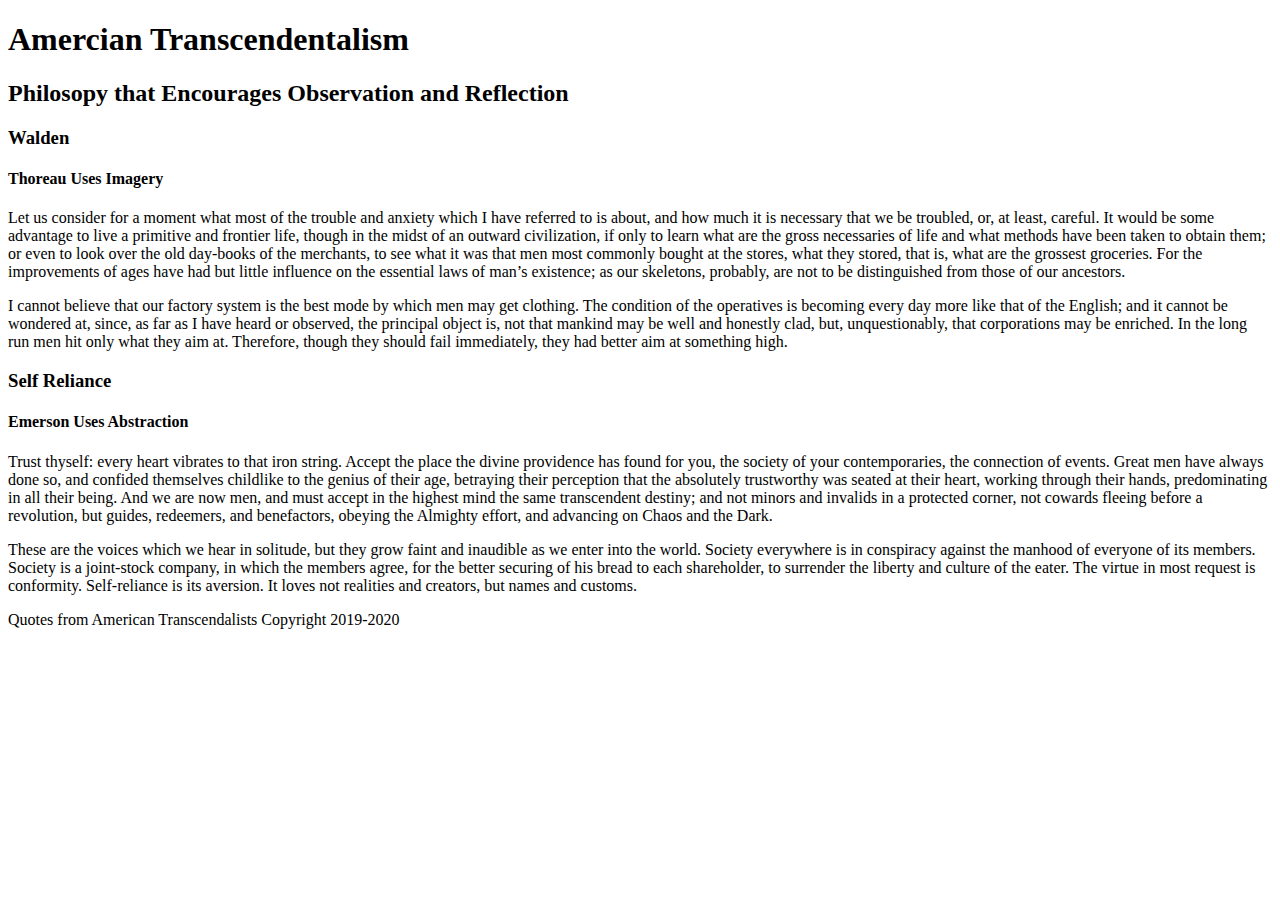
<file: 1-html-structure-semantics/index.html>
<!DOCTYPE html>
<html lang="en">
<head>
    <meta charset="UTF-8">
    <meta name="viewport" content="width=device-width, initial-scale=1.0">
    <meta http-equiv="X-UA-Compatible" content="ie=edge">
    <title>Quotes from American Transcendalists</title>
</head>
<body>
  <header>
      <h1>Amercian Transcendentalism</h1>
      <h2>Philosopy that Encourages Observation and Reflection</h2>
      <main>
          <section>
             <h3>Walden</h3> 
             <h4>Thoreau Uses Imagery</h4>
             <article>
                 <p>Let us consider for a moment what most of the trouble and anxiety which I have referred to is about, and how much it is necessary that we be troubled, or, at least, careful. It would be some advantage to live a primitive and frontier life, though in the midst of an outward civilization, if only to learn what are the gross necessaries of life and what methods have been taken to obtain them; or even to look over the old day-books of the merchants, to see what it was that men most commonly bought at the stores, what they stored, that is, what are the grossest groceries. For the improvements of ages have had but little influence on the essential laws of man’s existence; as our skeletons, probably, are not to be distinguished from those of our ancestors.</p>
             </article>
             <article>
                <p>I cannot believe that our factory system is the best mode by which men may get clothing. The condition of the operatives is becoming every day more like that of the English; and it cannot be wondered at, since, as far as I have heard or observed, the principal object is, not that mankind may be well and honestly clad, but, unquestionably, that corporations may be enriched. In the long run men hit only what they aim at. Therefore, though they should fail immediately, they had better aim at something high.</p> 
             </article>
          </section>
          <section>
              <h3>Self Reliance</h3>
              <h4>Emerson Uses Abstraction</h4>
              <article>
                  <p>Trust thyself: every heart vibrates to that iron string. Accept the place the divine providence has found for you, the society of your contemporaries, the connection of events. Great men have always done so, and confided themselves childlike to the genius of their age, betraying their perception that the absolutely trustworthy was seated at their heart, working through their hands, predominating in all their being. And we are now men, and must accept in the highest mind the same transcendent destiny; and not minors and invalids in a protected corner, not cowards fleeing before a revolution, but guides, redeemers, and benefactors, obeying the Almighty effort, and advancing on Chaos and the Dark.</p>
                  <article>
                      <p>These are the voices which we hear in solitude, but they grow faint and inaudible as we enter into the world. Society everywhere is in conspiracy against the manhood of everyone of its members. Society is a joint-stock company, in which the members agree, for the better securing of his bread to each shareholder, to surrender the liberty and culture of the eater. The virtue in most request is conformity. Self-reliance is its aversion. It loves not realities and creators, but names and customs.</p>
                  </article>
          </section>
      </main>
      <footer>
          <p>Quotes from American Transcendalists Copyright 2019-2020</p>
      </footer>
  </header>  
</body>
</html>
</file>
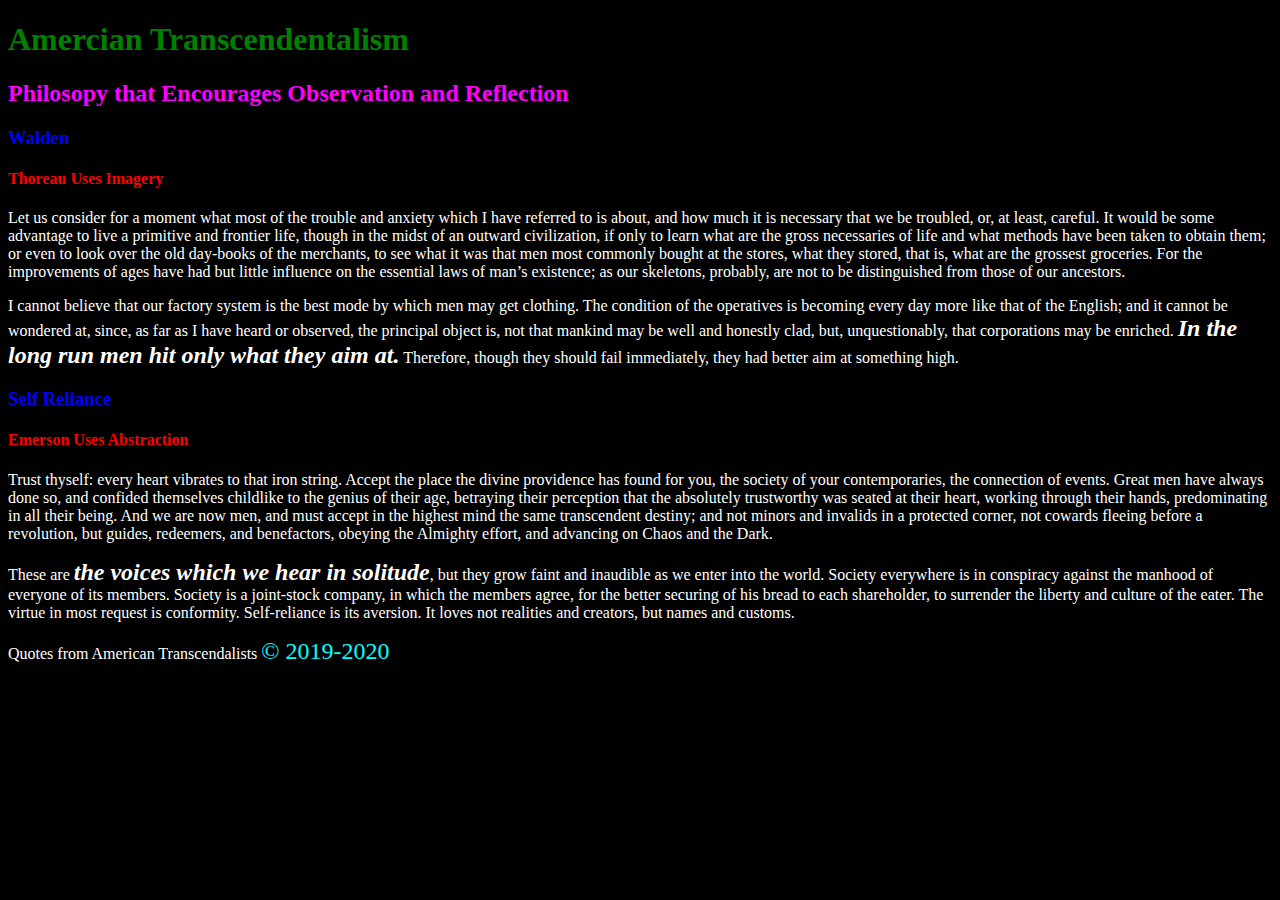
<file: 2-css-inheritance-specificity/index.html>
<!DOCTYPE html>
<html lang="en">
<head>
    <meta charset="UTF-8">
    <meta name="viewport" content="width=device-width, initial-scale=1.0">
    <meta http-equiv="X-UA-Compatible" content="ie=edge">
    <title>Quotes from American Transcendalists</title>
    <link rel="stylesheet" href="css/style.css">
    <style>
     h2, h3  {
         color: blue;
     } 
    </style>
</head>

<body>
  <header>
      <h1 style="color: green;">Amercian Transcendentalism</h1>
      <h2 style="color: fuchsia;">Philosopy that Encourages Observation and Reflection</h2>
      <main>
          <section>
             <h3>Walden</h3> 
             <h4>Thoreau Uses Imagery</h4>
             <article>
                 <p>Let us consider for a moment what most of the trouble and anxiety which I have referred to is about, and how much it is necessary that we be troubled, or, at least, careful. It would be some advantage to live a primitive and frontier life, though in the midst of an outward civilization, if only to learn what are the gross necessaries of life and what methods have been taken to obtain them; or even to look over the old day-books of the merchants, to see what it was that men most commonly bought at the stores, what they stored, that is, what are the grossest groceries. For the improvements of ages have had but little influence on the essential laws of man’s existence; as our skeletons, probably, are not to be distinguished from those of our ancestors.</p>
             </article>
             <article>
                <p>I cannot believe that our factory system is the best mode by which men may get clothing. The condition of the operatives is becoming every day more like that of the English; and it cannot be wondered at, since, as far as I have heard or observed, the principal object is, not that mankind may be well and honestly clad, but, unquestionably, that corporations may be enriched. <span class="important">In the long run men hit only what they aim at.</span> Therefore, though they should fail immediately, they had better aim at something high.</p> 
             </article>
          </section>
          <section>
              <h3>Self Reliance</h3>
              <h4>Emerson Uses Abstraction</h4>
              <article>
                  <p>Trust thyself: every heart vibrates to that iron string. Accept the place the divine providence has found for you, the society of your contemporaries, the connection of events. Great men have always done so, and confided themselves childlike to the genius of their age, betraying their perception that the absolutely trustworthy was seated at their heart, working through their hands, predominating in all their being. And we are now men, and must accept in the highest mind the same transcendent destiny; and not minors and invalids in a protected corner, not cowards fleeing before a revolution, but guides, redeemers, and benefactors, obeying the Almighty effort, and advancing on Chaos and the Dark.</p>
                  <article>
                      <p>These are <span class="important">the voices which we hear in solitude</span>, but they grow faint and inaudible as we enter into the world. Society everywhere is in conspiracy against the manhood of everyone of its members. Society is a joint-stock company, in which the members agree, for the better securing of his bread to each shareholder, to surrender the liberty and culture of the eater. The virtue in most request is conformity. Self-reliance is its aversion. It loves not realities and creators, but names and customs.</p>
                  </article>
          </section>
      </main>
      <footer>
          <p>Quotes from American Transcendalists <span id="copyright">&copy 2019-2020</span></p>
      </footer>
  </header>  
</body>
</html>
</file>
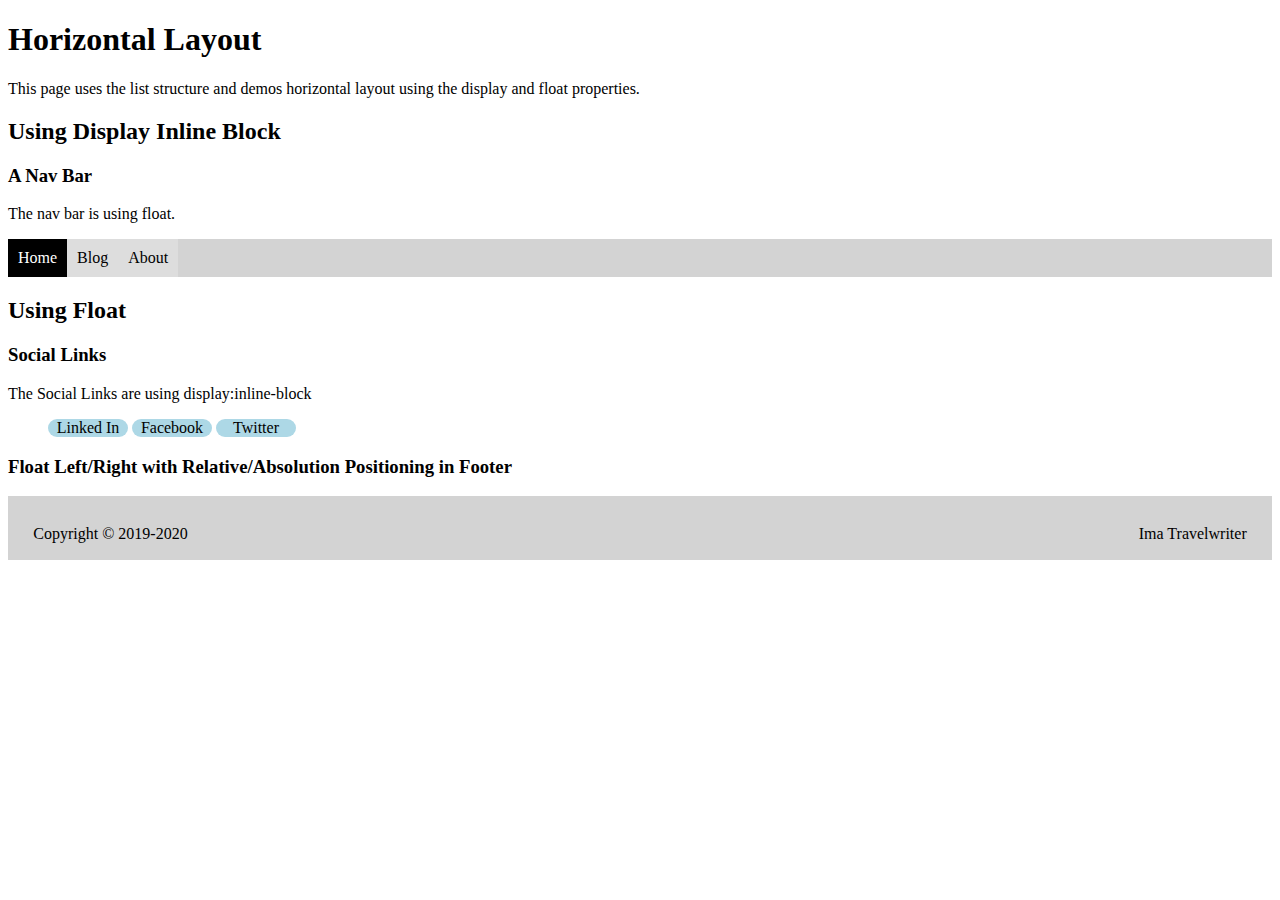
<file: 4-layout-horizontal/index.html>
<!DOCTYPE html>
<html lang="en">

<head>
  <meta charset="UTF-8">
  <meta name="viewport" content="width=device-width, initial-scale=1.0">
  <meta http-equiv="X-UA-Compatible" content="ie=edge">
  <title>Horizontal Layout</title>
  <link rel="stylesheet" href="css/style.css"
</head>

<body>
  <h1>Horizontal Layout</h1>
  <p>This page uses the list structure and demos horizontal layout 
    using the display and float properties.</p>
  <h2>Using Display Inline Block</h2>
  <h3>A Nav Bar</h3>
    <p>The nav bar is using float.</p>
  <nav>
    <ul>
      <li><a class="active" href="">Home</a></li>
      <li><a href="#blog">Blog</a></li>
      <li><a href="#about">About</a></li>
    </ul>
  </nav>


  <h2>Using Float</h2>
  <h3>Social Links</h3>
<p>The Social Links are using display:inline-block</p>
  <ul class="social-links">
      <li><a href="https://linkedin.com" target="_blank">Linked In</a></li>
      <li><a href="https://facebook.com" target="_blank">Facebook</a></li>
      <li><a href="https://twitter.com" target="_blank">Twitter</a></li>
    </ul>

<h3>Float Left/Right with Relative/Absolution Positioning in Footer</h3>
<footer>
    <div class="align-left">Copyright &copy; 2019-2020</div>
    <div class="align-right"> Ima Travelwriter</div>
</footer>
</body>

</html>
</file>
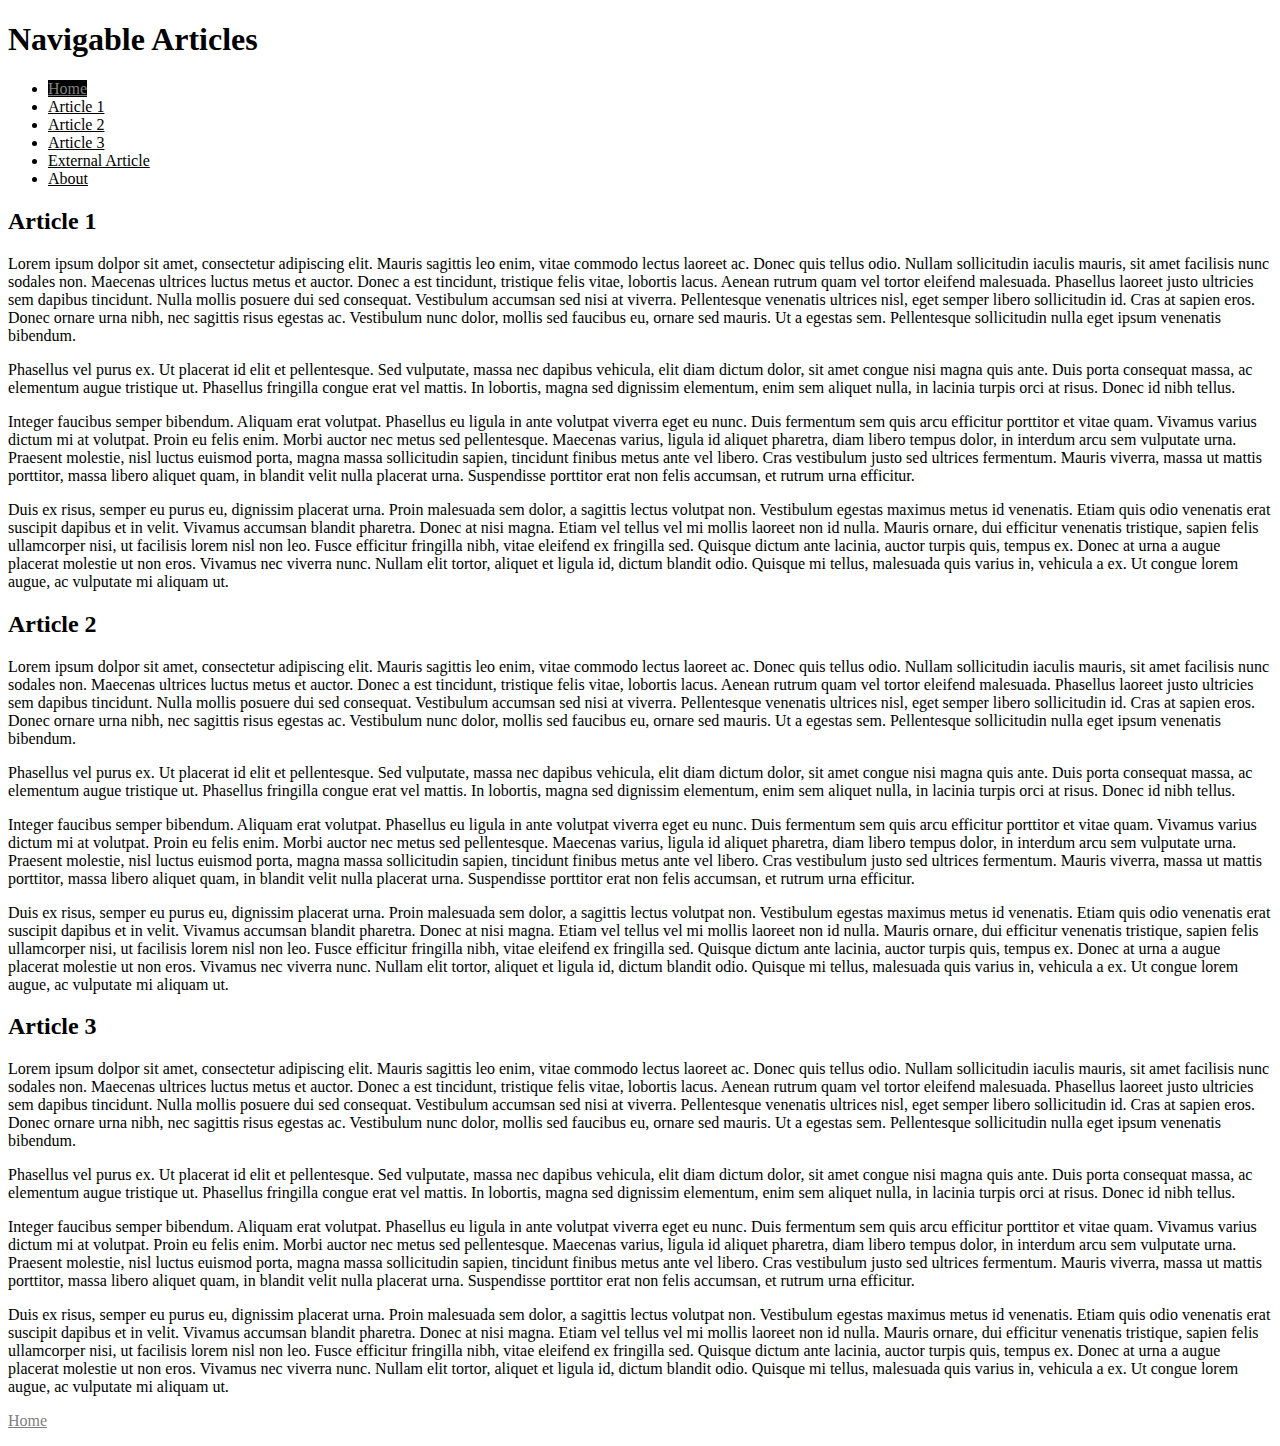
<file: 7-web-linking-navigation/index.html>
<!DOCTYPE html>
<html lang="en">

<head>
  <meta charset="UTF-8">
  <meta name="viewport" content="width=device-width, initial-scale=1.0">
  <meta http-equiv="X-UA-Compatible" content="ie=edge">
  <title>Web Linking and Navigation</title>
  <link rel="stylesheet" href="css/style.css">
</head>

<body>
  <main>
    <h1>Navigable Articles</h1>
    <nav>
      <ul>
        <li><a class="active" href="">Home</a></li>
        <li><a href="#article1">Article 1</a></li>
        <li><a href="#article2">Article 2</a></li>
        <li><a href="#article3">Article 3</a></li>
        <li><a href="https://en.wikipedia.org/wiki/Article" target="_blank">External Article</a></li>
        <li><a href="./about.html">About</a></li>
      </ul>
    </nav>
   
    <article id="article1">
      <h2>Article 1</h2>
      <p>
        Lorem ipsum dolpor sit amet, consectetur adipiscing elit. Mauris sagittis leo enim, vitae commodo lectus laoreet ac. Donec quis tellus odio. Nullam sollicitudin iaculis mauris, sit amet facilisis nunc sodales non. Maecenas ultrices luctus metus et auctor. Donec a est tincidunt, tristique felis vitae, lobortis lacus. Aenean rutrum quam vel tortor eleifend malesuada. Phasellus laoreet justo ultricies sem dapibus tincidunt. Nulla mollis posuere dui sed consequat. Vestibulum accumsan sed nisi at viverra. Pellentesque venenatis ultrices nisl, eget semper libero sollicitudin id. Cras at sapien eros. Donec ornare urna nibh, nec sagittis risus egestas ac. Vestibulum nunc dolor, mollis sed faucibus eu, ornare sed mauris. Ut a egestas sem. Pellentesque sollicitudin nulla eget ipsum venenatis bibendum.
      </p>

      <p>
        Phasellus vel purus ex. Ut placerat id elit et pellentesque. Sed vulputate, massa nec dapibus vehicula, elit diam dictum dolor, sit amet congue nisi magna quis ante. Duis porta consequat massa, ac elementum augue tristique ut. Phasellus fringilla congue erat vel mattis. In lobortis, magna sed dignissim elementum, enim sem aliquet nulla, in lacinia turpis orci at risus. Donec id nibh tellus.
      </p>
      
      <p>
        Integer faucibus semper bibendum. Aliquam erat volutpat. Phasellus eu ligula in ante volutpat viverra eget eu nunc. Duis fermentum sem quis arcu efficitur porttitor et vitae quam. Vivamus varius dictum mi at volutpat. Proin eu felis enim. Morbi auctor nec metus sed pellentesque. Maecenas varius, ligula id aliquet pharetra, diam libero tempus dolor, in interdum arcu sem vulputate urna. Praesent molestie, nisl luctus euismod porta, magna massa sollicitudin sapien, tincidunt finibus metus ante vel libero. Cras vestibulum justo sed ultrices fermentum. Mauris viverra, massa ut mattis porttitor, massa libero aliquet quam, in blandit velit nulla placerat urna. Suspendisse porttitor erat non felis accumsan, et rutrum urna efficitur.
      </p>
      
      <p>
        Duis ex risus, semper eu purus eu, dignissim placerat urna. Proin malesuada sem dolor, a sagittis lectus volutpat non. Vestibulum egestas maximus metus id venenatis. Etiam quis odio venenatis erat suscipit dapibus et in velit. Vivamus accumsan blandit pharetra. Donec at nisi magna. Etiam vel tellus vel mi mollis laoreet non id nulla. Mauris ornare, dui efficitur venenatis tristique, sapien felis ullamcorper nisi, ut facilisis lorem nisl non leo. Fusce efficitur fringilla nibh, vitae eleifend ex fringilla sed. Quisque dictum ante lacinia, auctor turpis quis, tempus ex. Donec at urna a augue placerat molestie ut non eros. Vivamus nec viverra nunc. Nullam elit tortor, aliquet et ligula id, dictum blandit odio. Quisque mi tellus, malesuada quis varius in, vehicula a ex. Ut congue lorem augue, ac vulputate mi aliquam ut.
      </p>
    </article>
    <article id="article2">
      <h2>Article 2</h2>
      <p>
          Lorem ipsum dolpor sit amet, consectetur adipiscing elit. Mauris sagittis leo enim, vitae commodo lectus laoreet ac. Donec quis tellus odio. Nullam sollicitudin iaculis mauris, sit amet facilisis nunc sodales non. Maecenas ultrices luctus metus et auctor. Donec a est tincidunt, tristique felis vitae, lobortis lacus. Aenean rutrum quam vel tortor eleifend malesuada. Phasellus laoreet justo ultricies sem dapibus tincidunt. Nulla mollis posuere dui sed consequat. Vestibulum accumsan sed nisi at viverra. Pellentesque venenatis ultrices nisl, eget semper libero sollicitudin id. Cras at sapien eros. Donec ornare urna nibh, nec sagittis risus egestas ac. Vestibulum nunc dolor, mollis sed faucibus eu, ornare sed mauris. Ut a egestas sem. Pellentesque sollicitudin nulla eget ipsum venenatis bibendum.
        </p>
  
        <p>
          Phasellus vel purus ex. Ut placerat id elit et pellentesque. Sed vulputate, massa nec dapibus vehicula, elit diam dictum dolor, sit amet congue nisi magna quis ante. Duis porta consequat massa, ac elementum augue tristique ut. Phasellus fringilla congue erat vel mattis. In lobortis, magna sed dignissim elementum, enim sem aliquet nulla, in lacinia turpis orci at risus. Donec id nibh tellus.
        </p>
        
        <p>
          Integer faucibus semper bibendum. Aliquam erat volutpat. Phasellus eu ligula in ante volutpat viverra eget eu nunc. Duis fermentum sem quis arcu efficitur porttitor et vitae quam. Vivamus varius dictum mi at volutpat. Proin eu felis enim. Morbi auctor nec metus sed pellentesque. Maecenas varius, ligula id aliquet pharetra, diam libero tempus dolor, in interdum arcu sem vulputate urna. Praesent molestie, nisl luctus euismod porta, magna massa sollicitudin sapien, tincidunt finibus metus ante vel libero. Cras vestibulum justo sed ultrices fermentum. Mauris viverra, massa ut mattis porttitor, massa libero aliquet quam, in blandit velit nulla placerat urna. Suspendisse porttitor erat non felis accumsan, et rutrum urna efficitur.
        </p>
        
        <p>
          Duis ex risus, semper eu purus eu, dignissim placerat urna. Proin malesuada sem dolor, a sagittis lectus volutpat non. Vestibulum egestas maximus metus id venenatis. Etiam quis odio venenatis erat suscipit dapibus et in velit. Vivamus accumsan blandit pharetra. Donec at nisi magna. Etiam vel tellus vel mi mollis laoreet non id nulla. Mauris ornare, dui efficitur venenatis tristique, sapien felis ullamcorper nisi, ut facilisis lorem nisl non leo. Fusce efficitur fringilla nibh, vitae eleifend ex fringilla sed. Quisque dictum ante lacinia, auctor turpis quis, tempus ex. Donec at urna a augue placerat molestie ut non eros. Vivamus nec viverra nunc. Nullam elit tortor, aliquet et ligula id, dictum blandit odio. Quisque mi tellus, malesuada quis varius in, vehicula a ex. Ut congue lorem augue, ac vulputate mi aliquam ut.
        </p>
    </article>
    <article id="article3">
      <h2>Article 3</h2>
      <p>
          Lorem ipsum dolpor sit amet, consectetur adipiscing elit. Mauris sagittis leo enim, vitae commodo lectus laoreet ac. Donec quis tellus odio. Nullam sollicitudin iaculis mauris, sit amet facilisis nunc sodales non. Maecenas ultrices luctus metus et auctor. Donec a est tincidunt, tristique felis vitae, lobortis lacus. Aenean rutrum quam vel tortor eleifend malesuada. Phasellus laoreet justo ultricies sem dapibus tincidunt. Nulla mollis posuere dui sed consequat. Vestibulum accumsan sed nisi at viverra. Pellentesque venenatis ultrices nisl, eget semper libero sollicitudin id. Cras at sapien eros. Donec ornare urna nibh, nec sagittis risus egestas ac. Vestibulum nunc dolor, mollis sed faucibus eu, ornare sed mauris. Ut a egestas sem. Pellentesque sollicitudin nulla eget ipsum venenatis bibendum.
        </p>
  
        <p>
          Phasellus vel purus ex. Ut placerat id elit et pellentesque. Sed vulputate, massa nec dapibus vehicula, elit diam dictum dolor, sit amet congue nisi magna quis ante. Duis porta consequat massa, ac elementum augue tristique ut. Phasellus fringilla congue erat vel mattis. In lobortis, magna sed dignissim elementum, enim sem aliquet nulla, in lacinia turpis orci at risus. Donec id nibh tellus.
        </p>
        
        <p>
          Integer faucibus semper bibendum. Aliquam erat volutpat. Phasellus eu ligula in ante volutpat viverra eget eu nunc. Duis fermentum sem quis arcu efficitur porttitor et vitae quam. Vivamus varius dictum mi at volutpat. Proin eu felis enim. Morbi auctor nec metus sed pellentesque. Maecenas varius, ligula id aliquet pharetra, diam libero tempus dolor, in interdum arcu sem vulputate urna. Praesent molestie, nisl luctus euismod porta, magna massa sollicitudin sapien, tincidunt finibus metus ante vel libero. Cras vestibulum justo sed ultrices fermentum. Mauris viverra, massa ut mattis porttitor, massa libero aliquet quam, in blandit velit nulla placerat urna. Suspendisse porttitor erat non felis accumsan, et rutrum urna efficitur.
        </p>
        
        <p>
          Duis ex risus, semper eu purus eu, dignissim placerat urna. Proin malesuada sem dolor, a sagittis lectus volutpat non. Vestibulum egestas maximus metus id venenatis. Etiam quis odio venenatis erat suscipit dapibus et in velit. Vivamus accumsan blandit pharetra. Donec at nisi magna. Etiam vel tellus vel mi mollis laoreet non id nulla. Mauris ornare, dui efficitur venenatis tristique, sapien felis ullamcorper nisi, ut facilisis lorem nisl non leo. Fusce efficitur fringilla nibh, vitae eleifend ex fringilla sed. Quisque dictum ante lacinia, auctor turpis quis, tempus ex. Donec at urna a augue placerat molestie ut non eros. Vivamus nec viverra nunc. Nullam elit tortor, aliquet et ligula id, dictum blandit odio. Quisque mi tellus, malesuada quis varius in, vehicula a ex. Ut congue lorem augue, ac vulputate mi aliquam ut.
        </p>
    </article>
  </main>
  <p><a href="">Home</a></p>
</body>

</html>
</file>
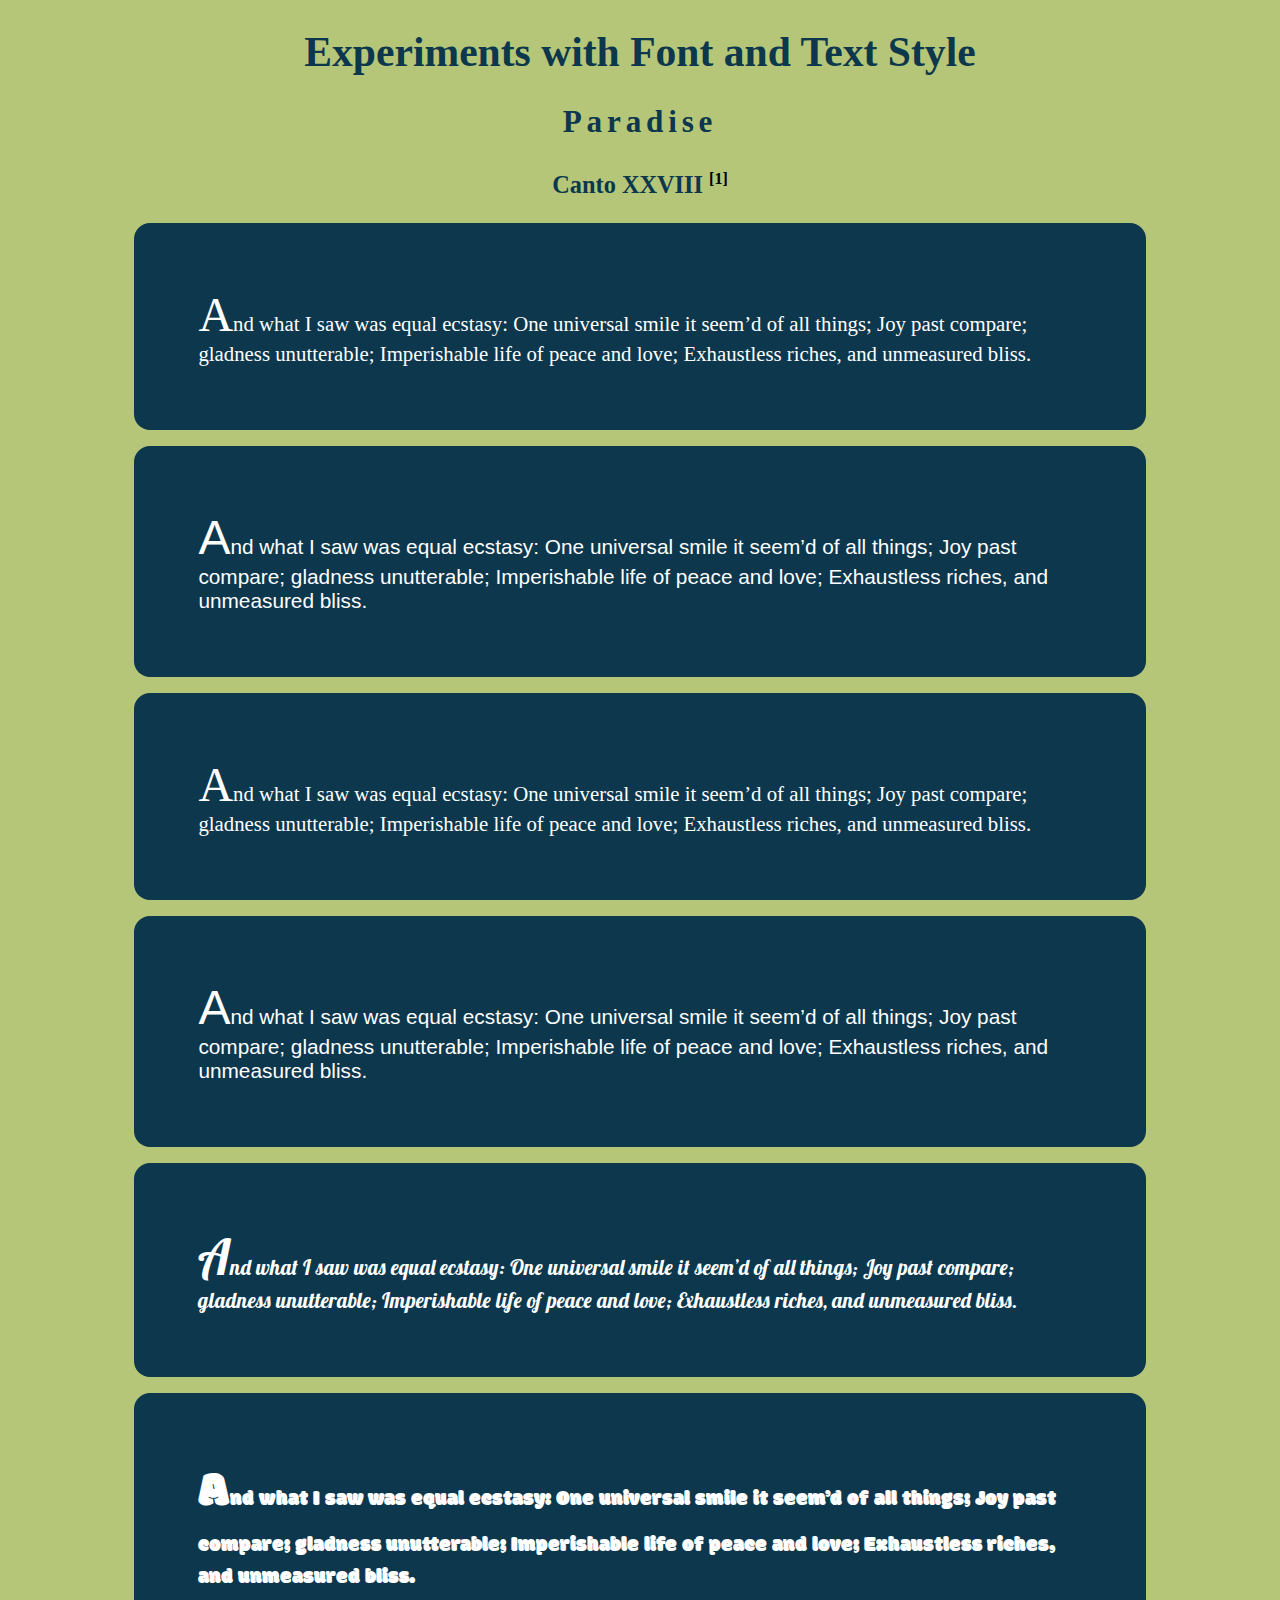
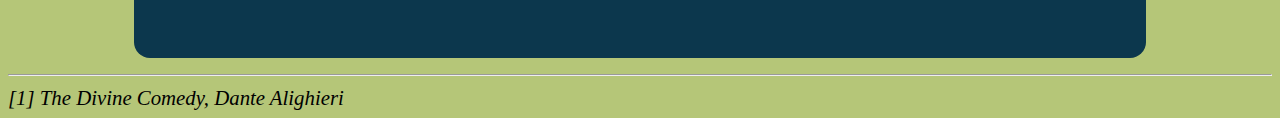
<file: 8-font-text/index.html>
<!DOCTYPE html>
<html lang="en">

<head>
  <meta charset="UTF-8">
  <meta name="viewport" content="width=device-width, initial-scale=1.0">
  <meta http-equiv="X-UA-Compatible" content="ie=edge">
  <title>Fonts and Text</title>
  <link href="https://fonts.googleapis.com/css?family=Lobster|Modak&display=swap" rel="stylesheet">
  <link rel="stylesheet" href="css/style.css">
</head>

<body>
  <h1>Experiments with Font and Text Style</h1>
  <h2>Paradise</h2>
  <h3>Canto XXVIII <sup><a href="#s1">[1]</a></sup></h3>
    <article class="times-new-roman">
      <p>And what I saw was equal ecstasy:
        One universal smile it seem’d of all things;
        Joy past compare; gladness unutterable;
        Imperishable life of peace and love;
        Exhaustless riches, and unmeasured bliss.</p>
    </article>
    <article class="arial-helvetica">
        <p>And what I saw was equal ecstasy:
          One universal smile it seem’d of all things;
          Joy past compare; gladness unutterable;
          Imperishable life of peace and love;
          Exhaustless riches, and unmeasured bliss.</p>
      </article>
      <article class="cambria">
          <p>And what I saw was equal ecstasy:
            One universal smile it seem’d of all things;
            Joy past compare; gladness unutterable;
            Imperishable life of peace and love;
            Exhaustless riches, and unmeasured bliss.</p>
        </article>
        <article class="gil-sans">
            <p>And what I saw was equal ecstasy:
              One universal smile it seem’d of all things;
              Joy past compare; gladness unutterable;
              Imperishable life of peace and love;
              Exhaustless riches, and unmeasured bliss.</p>
          </article>
          <article class="lobster">
              <p>And what I saw was equal ecstasy:
                One universal smile it seem’d of all things;
                Joy past compare; gladness unutterable;
                Imperishable life of peace and love;
                Exhaustless riches, and unmeasured bliss.</p>
            </article>
            <article class="modak">
                <p>And what I saw was equal ecstasy:
                  One universal smile it seem’d of all things;
                  Joy past compare; gladness unutterable;
                  Imperishable life of peace and love;
                  Exhaustless riches, and unmeasured bliss.</p>
              </article>
  <hr>
  <footer>
    <cite id="s1"><a href="http://www.gutenberg.org/files/8799/8799-h/8799-h.htm#link28" target="_blank">[1] The Divine Comedy, Dante Alighieri</a></cite>
  </footer>
</body>

</html>
</file>
<file: 2-css-inheritance-specificity/css/style.css>
body {
   background-color: black;
   color: white 
}
h1, h2, h3, h4, h5, h6 {
   color: red 
}

span {
    color: orange;
    font-size: 1.5rem;
}

#copyright {
    color: aqua;
}

.important {
    font-style: italic;
    font-weight: bold;
    color: white;
}
</file>
<file: 4-layout-horizontal/css/style.css>
/* nav style */
nav ul {
    background-color: lightgray;
    list-style-type: none;
    margin: 0;
    padding: 0;
    /*use overflow hidden to clear float*/
    overflow: hidden;
}
nav li {
    float: left;
}
nav li a {
    display: block;
    padding: 10px;
    color: black;
    background-color: #dddddd;
    text-decoration: none;
}
  nav a:hover {
    background-color: #00ffff;
}
  nav li .active {
    background-color: black;
    color: white;
}

ul.social-links {
    list-style-type: none;
}

.social-links li {
    display: inline-block;
    width: 5rem;
    background-color: lightblue;
    border-radius:10px;
    text-align: center;
  }
  .social-links li:hover {
    background: gray;
}
  
  .social-links a {
    color: black;
    text-decoration: none;
}
  
  .social-links a:hover {
    color: white;
}

  footer {
    height: 4rem;
    position: relative;
    background-color: lightgray;
}

  .align-left {
    position: absolute;
    left: 2%;
    top: 45%;
 }
    
    .align-right {
    position: absolute;
    right: 2%;
    top: 45%;
}
</file>
<file: 7-web-linking-navigation/css/style.css>
a.active {
    color: white;
    background-color: black;
}
a {
    color: black
  }
  a:visited {
    color: gray;
  }
  a:active {
    background-color: yellow;
  }
  a:hover {
    color:red;
  }
</file>
<file: 8-font-text/css/style.css>
.times-new-roman {
    font-family: 'Times New Roman', Times, serif;
}

.arial-helvetica {
    font-family: Arial, Helvetica, sans-serif;
}

.cambria {
    font-family: Cambria, Cochin, Georgia, Times, 'Times New Roman', serif;
}

.gil-sans {
    font-family: 'Gill Sans', 'Gill Sans MT', Calibri, 'Trebuchet MS', sans-serif;
}

.lobster {
    font-family: 'lobster', cursive;
}

.modak {
    font-family: 'modak', cursive;
}

body {
    background-color: #b5c678;
    font-size: 1.3rem;
}

article {
    background-color: #0c374d;
    margin: 1rem 10%;
    padding: 1rem;
    border-radius: 1rem;
}

h1, h2, h3 {
    color: #0c374d;
    text-align: center;
}

h2 {
    letter-spacing: 0.3rem;
}

sup a {
    text-decoration: none;
    color: black;
    font-size: 1rem;
}

sup a:hover {
    color: red;
}

article p {
    margin: 3rem;
    color: white;
}

article p:first-letter {
    font-size: 3rem;
}

footer a {
    color: black;
    text-decoration: none;
}

footer a:hover {
    color: gray;
}
</file>
